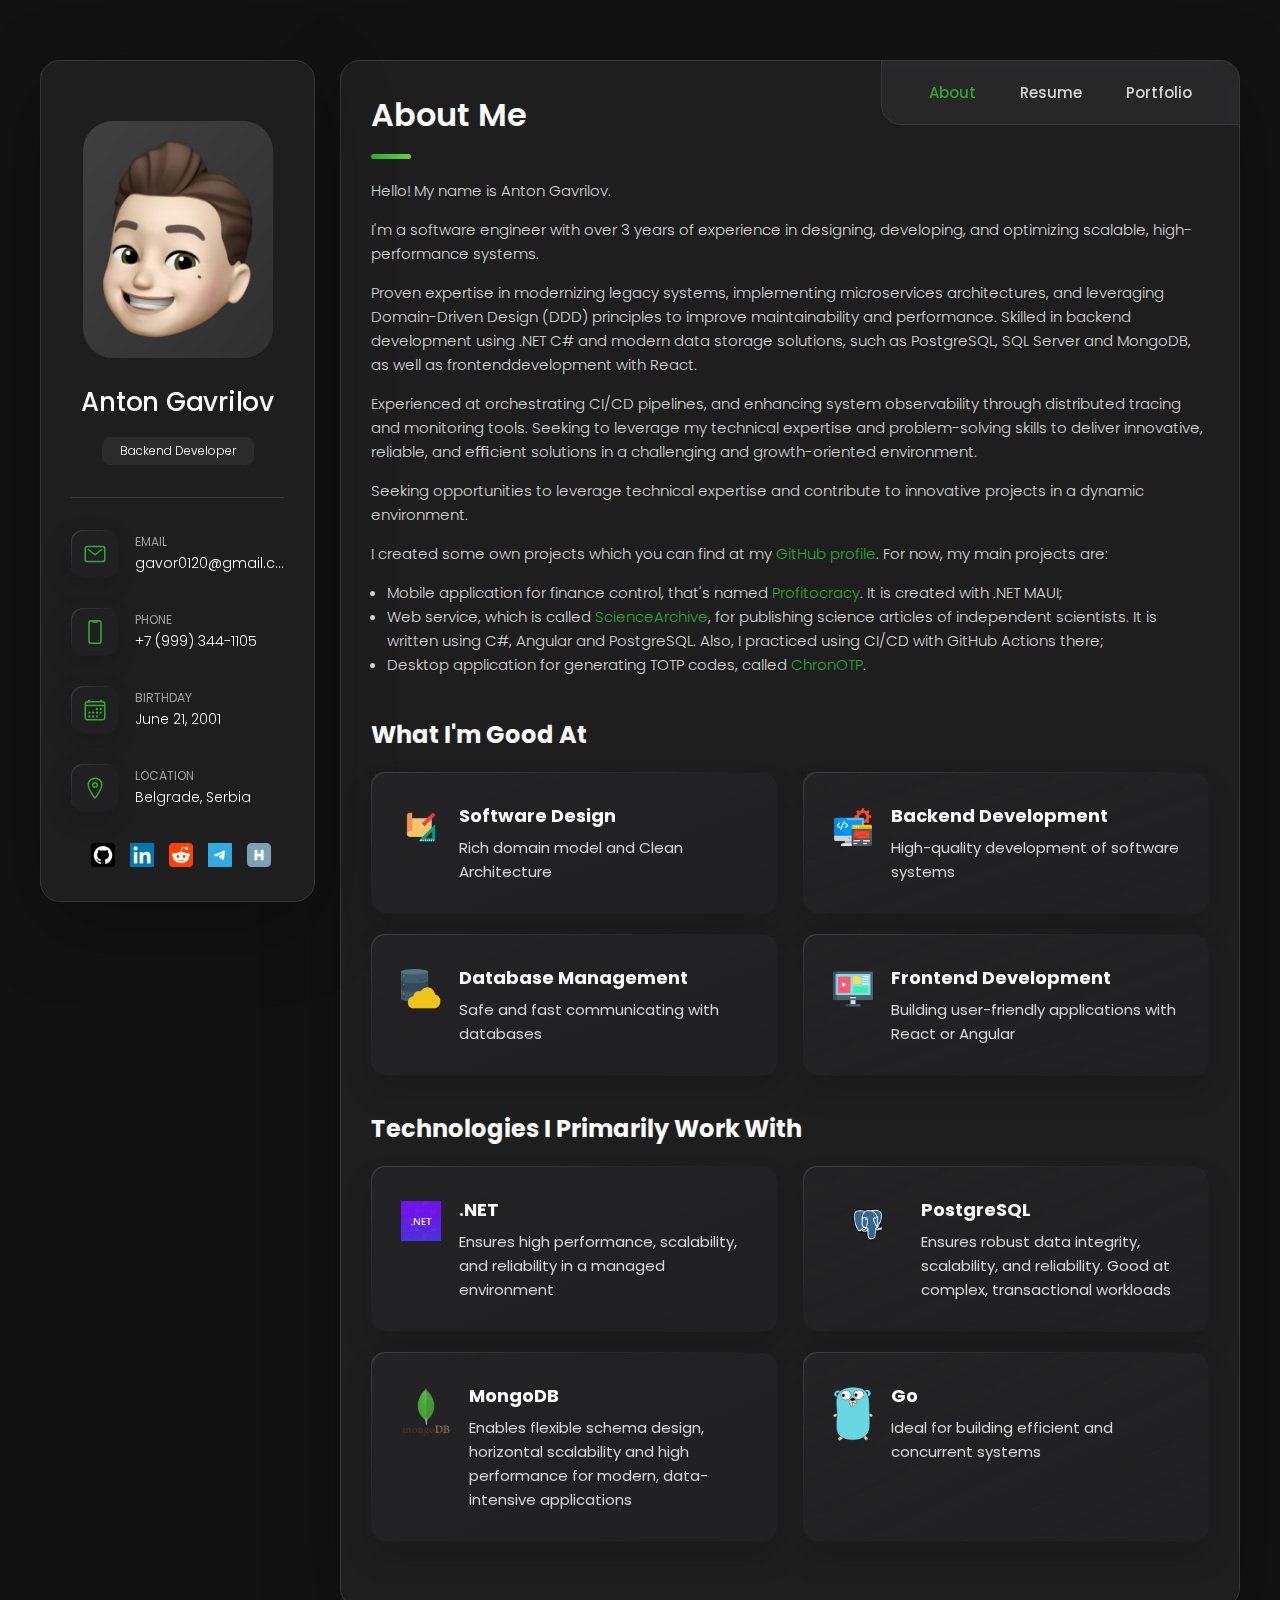
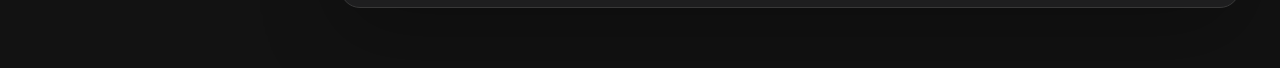
<file: index.html>
<!DOCTYPE html>
<html lang="en">
<head>
  <meta charset="UTF-8">
  <meta http-equiv="X-UA-Compatible" content="IE=edge">
  <meta name="viewport" content="width=device-width, initial-scale=1.0">
  <title>KrawMire - Anton Gavrilov</title>
  <link rel="shortcut icon" href="./assets/images/favicon.ico" type="image/x-icon">
  <link rel="stylesheet" href="./assets/css/style.css">
  <link rel="preconnect" href="https://fonts.googleapis.com">
  <link rel="preconnect" href="https://fonts.gstatic.com" crossorigin>
  <link href="https://fonts.googleapis.com/css2?family=Poppins:wght@300;400;500;600&display=swap" rel="stylesheet">
</head>
<body>
  <main>
    <aside class="sidebar" data-sidebar>
      <div class="sidebar-info">
        <figure class="avatar-box">
          <img src="./assets/images/avatar.png" alt="Anton Gavrilov" width="40">
        </figure>
        <div class="info-content">
          <h1 class="name" title="Richard hanrick">Anton Gavrilov</h1>
          <p class="title">Backend Developer</p>
        </div>

        <button class="info_more-btn" data-sidebar-btn>
          <span>Show Contacts</span>
          <img alt="show" src="./assets/images/icons/chevron-down.svg" />
        </button>

      </div>

      <div class="sidebar-info_more">

        <div class="separator"></div>

        <ul class="contacts-list">

          <li class="contact-item">

            <div class="icon-box">
              <img style="width: 24px;" class="icon-img" alt="show" src="./assets/images/icons/mail-outline.svg" />
            </div>

            <div class="contact-info">
              <p class="contact-title">Email</p>

              <a href="mailto:gavor0120@gmail.com" class="contact-link">gavor0120@gmail.com</a>
            </div>

          </li>

          <li class="contact-item">

            <div class="icon-box">
              <img style="width: 24px;" class="icon-img" alt="show" src="./assets/images/icons/phone-portrait-outline.svg" />
            </div>

            <div class="contact-info">
              <p class="contact-title">Phone</p>

              <a href="tel:+79993441105" class="contact-link">+7 (999) 344-1105</a>
            </div>

          </li>

          <li class="contact-item">

            <div class="icon-box">
              <img style="width: 24px;" class="icon-img" alt="show" src="./assets/images/icons/calendar-outline.svg" />
            </div>

            <div class="contact-info">
              <p class="contact-title">Birthday</p>

              <time datetime="2001-06-21">June 21, 2001</time>
            </div>

          </li>

          <li class="contact-item">

            <div class="icon-box">
              <img style="width: 24px;" class="icon-img" alt="show" src="./assets/images/icons/location-outline.svg" />
            </div>

            <div class="contact-info">
              <p class="contact-title">Location</p>

              <address>Belgrade, Serbia</address>
            </div>

          </li>

        </ul>

        <div class="separator"></div>

        <ul class="social-list">

          <li class="social-item">
            <a href="https://github.com/KrawMire" class="social-link">
              <img style="width: 24px;" alt="logo-github" src="./assets/images/github_logo.png" />
            </a>
          </li>

          <li class="social-item">
            <a href="https://am.linkedin.com/in/anton-gavrilov-backend" class="social-link">
              <img style="width: 24px;" alt="logo-linkedin" src="./assets/images/linkedin_logo.png" />
            </a>
          </li>

          <li class="social-item">
            <a href="https://www.reddit.com/user/KrawMire/" class="social-link">
              <img style="width: 24px;" alt="logo-reddit" src="./assets/images/reddit_logo.png" />
            </a>
          </li>

          <li class="social-item">
            <a href="https://t.me/krawmire" class="social-link">
              <img style="width: 24px;" alt="logo-telegram" src="./assets/images/telegram_logo.png" />
            </a>
          </li>

          <li class="social-item">
            <a href="https://habr.com/ru/users/KrawMire/" class="social-link">
              <img style="width: 24px;" alt="logo-habr" src="./assets/images/habr_logo.png" />
            </a>
          </li>

        </ul>

      </div>

    </aside>





    <!--
      - #main-content
    -->

    <div class="main-content">

      <!--
        - #NAVBAR
      -->

      <nav class="navbar">

        <ul class="navbar-list">

          <li class="navbar-item">
            <button class="navbar-link  active" data-nav-link>About</button>
          </li>

          <li class="navbar-item">
            <button class="navbar-link" data-nav-link>Resume</button>
          </li>

          <li class="navbar-item">
            <button class="navbar-link" data-nav-link>Portfolio</button>
          </li>

        </ul>

      </nav>

      <article class="about  active" data-page="about">

        <header>
          <h2 class="h2 article-title">About me</h2>
        </header>

        <section class="about-text">
          <p>
            Hello!
            My name is Anton Gavrilov.
          </p>

          <p>
            I'm a software engineer with over 3 years of experience in designing, developing,
            and optimizing scalable, high-performance systems.
          </p>

          <p>
            Proven expertise in modernizing legacy systems, implementing microservices
            architectures, and leveraging Domain-Driven Design (DDD) principles to
            improve maintainability and performance. Skilled in backend development
            using .NET C# and modern data storage solutions, such as PostgreSQL,
            SQL Server and MongoDB, as well as frontenddevelopment with React.
          </p>

          <p>
            Experienced at orchestrating CI/CD pipelines, and enhancing system
            observability through distributed tracing and monitoring tools.
            Seeking to leverage my technical expertise and problem-solving skills to
            deliver innovative, reliable, and eﬃcient solutions in a challenging and
            growth-oriented environment.
          </p>
          <p>
            Seeking opportunities to leverage technical expertise and contribute to
            innovative projects in a dynamic environment.
          </p>

          <p>
            I created some own projects which you can find at my <a target="_blank" href="https://github.com/KrawMire">GitHub profile</a>. For now, my main projects are:
          </p>

          <ul class="section-list">
            <li class="section-list-item">
              Mobile application for finance control, that's named <a target="_blank" href="https://github.com/KrawMire/profitocracy-maui">Profitocracy</a>. It is created with .NET MAUI;
            </li>
            <li class="section-list-item">
              Web service, which is called <a target="_blank" href="https://github.com/KrawMire/science-archive">ScienceArchive</a>, for publishing science articles of independent scientists.
              It is written using C#, Angular and PostgreSQL. Also, I practiced using CI/CD with GitHub Actions there;
            </li>
            <li class="section-list-item">
              Desktop application for generating TOTP codes, called <a target="_blank" href="https://github.com/KrawMire/chronotp">ChronOTP</a>.
            </li>
          </ul>
        </section>

        <section class="service">

          <h3 class="h3 service-title">What i'm good at</h3>

          <ul class="service-list">

            <li class="service-item">

              <div class="service-icon-box">
                <img src="./assets/images/architecture.png" alt="design icon" width="40">
              </div>

              <div class="service-content-box">
                <h4 class="h4 service-item-title">Software design</h4>

                <p class="service-item-text">
                  Rich domain model and Clean Architecture
                </p>
              </div>

            </li>

            <li class="service-item">

              <div class="service-icon-box">
                <img src="./assets/images/app-development.png" alt="Web development icon" width="40">
              </div>

              <div class="service-content-box">
                <h4 class="h4 service-item-title">Backend development</h4>

                <p class="service-item-text">
                  High-quality development of software systems
                </p>
              </div>

            </li>

            <li class="service-item">

              <div class="service-icon-box">
                <img src="./assets/images/database.png" alt="DB management icon" width="40">
              </div>

              <div class="service-content-box">
                <h4 class="h4 service-item-title">Database management</h4>

                <p class="service-item-text">
                  Safe and fast communicating with databases
                </p>
              </div>

            </li>

            <li class="service-item">

              <div class="service-icon-box">
                <img src="./assets/images/frontend-logo.png" alt="Frontend icon" width="40">
              </div>

              <div class="service-content-box">
                <h4 class="h4 service-item-title">Frontend development</h4>

                <p class="service-item-text">
                  Building user-friendly applications with React or Angular
                </p>
              </div>

            </li>

          </ul>

        </section>

        <section class="service">

          <h3 class="h3 service-title">Technologies I primarily work with</h3>

          <ul class="service-list">

            <li class="service-item">

              <div class="service-icon-box">
                <img src="./assets/images/dotnet-logo.png" alt="dotnet icon" width="40">
              </div>

              <div class="service-content-box">
                <h4 class="h4 service-item-title">.NET</h4>

                <p class="service-item-text">
                  Ensures high performance, scalability, and reliability in a managed environment
                </p>
              </div>

            </li>

            <li class="service-item">

              <div class="service-icon-box">
                <img src="./assets/images/postgresql-logo.png" alt="postgresql icon" width="70">
              </div>

              <div class="service-content-box">
                <h4 class="h4 service-item-title">PostgreSQL</h4>

                <p class="service-item-text">
                  Ensures robust data integrity, scalability, and reliability. Good at complex, transactional workloads
                </p>
              </div>

            </li>

            <li class="service-item">

              <div class="service-icon-box">
                <img src="./assets/images/mongo-db-logo.png" alt="mongodb icon" width="50">
              </div>

              <div class="service-content-box">
                <h4 class="h4 service-item-title">MongoDB</h4>

                <p class="service-item-text">
                  Enables flexible schema design, horizontal scalability and high performance for modern, data-intensive applications
                </p>
              </div>

            </li>

            <li class="service-item">

              <div class="service-icon-box">
                <img src="./assets/images/go-icon.png" alt="golang icon" width="40">
              </div>

              <div class="service-content-box">
                <h4 class="h4 service-item-title">Go</h4>

                <p class="service-item-text">
                  Ideal for building efficient and concurrent systems
                </p>
              </div>

            </li>

          </ul>

        </section>

      </article>

      <article class="resume" data-page="resume">

        <header>
          <h2 class="h2 article-title">Resume</h2>
        </header>

        <section class="timeline">

          <div class="title-wrapper">
            <div class="icon-box">
              <img style="width: 24px;" class="icon-img" alt="show" src="./assets/images/icons/book-outline.svg" />
            </div>

            <h3 class="h3">Education</h3>
          </div>

          <ol class="timeline-list">

            <li class="timeline-item">

              <h4 class="h4 timeline-item-title">Moscow college of information technologies</h4>

              <span class="timeline-interval">2017 — 2021</span>

            </li>

            <li class="timeline-item">

              <h4 class="h4 timeline-item-title">Moscow high school #544</h4>

              <span class="timeline-interval">2008 — 2017</span>

            </li>

          </ol>

        </section>

        <section class="timeline">

          <div class="title-wrapper">
            <div class="icon-box">
              <img style="width: 24px;" class="icon-img" alt="show" src="./assets/images/icons/code-working-outline.svg" />
            </div>

            <h3 class="h3">Experience</h3>
          </div>

          <ol class="timeline-list">

            <li class="timeline-item">
              <h4 class="h4 timeline-item-title">.NET backend developer at Finstar Financial Group</h4>
              <span class="timeline-interval">Aug 2023 — Present</span>

              <div class="timeline-text">
                <span class="timeline-text-subtitle">Initial responsibilities:</span>
                <ul class="timeline-responsibilities-list">
                  <li class="timeline-responsibilities-text">Developed and maintained systems using C# and MSSQL, ensuring high performance, scalability, and reliability;</li>
                  <li class="timeline-responsibilities-text">Played a role in integrating a message broker into the existing infrastructure to enable efficient message queuing and asynchronous communication between services;</li>
                  <li class="timeline-responsibilities-text">Collaborated with cross-functional teams to design and implement solutions that aligned with business requirements and technical standards.</li>
                </ul>

                <span class="timeline-text-subtitle">After some time, my achievements and contributions were recognized, and I was given the opportunity to join a new team. Within this team, my responsibilities included:</span>
                <ul class="timeline-responsibilities-list">
                  <li class="timeline-responsibilities-text">Participation in refactoring of a legacy monolithic system into a modern microservices-based architecture, applying Domain-Driven Design (DDD) principles to ensure clean separation of concerns and improved maintainability;</li>
                  <li class="timeline-responsibilities-text">Implementing distributed tracing and monitoring using tools like Jaeger and OpenTelemetry to enhance system observability and troubleshoot performance bottlenecks;</li>
                  <li class="timeline-responsibilities-text">Managing data persistence and optimization with an RDBMS, ensuring data integrity and efficient query performance;</li>
                  <li class="timeline-responsibilities-text">Integration of a BPMS (Business Process Management System) to streamline workflow automation and improve business process efficiency;</li>
                  <li class="timeline-responsibilities-text">Continuously improving system reliability, scalability, and performance by leveraging modern architectural patterns and cutting-edge technologies.</li>
                </ul>
              </div>
            </li>

            <li class="timeline-item">
              <h4 class="h4 timeline-item-title">.NET and NestJS backend developer at Cartis</h4>
              <span class="timeline-interval">Jul 2022 — Aug 2023</span>

              <div class="timeline-text">
                <span class="timeline-text-subtitle">Responsibilities and achievements:</span>
                <ul class="timeline-responsibilities-list">
                  <li class="timeline-responsibilities-text">Backend development using .NET C# and NestJS frameworks, delivering scalable and high-performance solutions;</li>
                  <li class="timeline-responsibilities-text">Successfully implemented the complete overhaul of the backend system, transitioning from legacy SQL stored procedures to a modern, scalable, and maintainable architecture based on Clean Architecture and Domain-Driven Design (DDD) principles. This transformation involved breaking down the monolith into several separated services, resulting in about 50% improvement in request processing speed and significantly reducing development costs for new features;</li>
                  <li class="timeline-responsibilities-text">Designed and implemented a robust data storage architecture, ensuring optimal performance, scalability, and reliability;</li>
                  <li class="timeline-responsibilities-text">Developed and maintained CI/CD pipelines using GitLab, streamlining the deployment process and improving development efficiency. Worked with Docker to containerize applications;</li>
                  <li class="timeline-responsibilities-text">Orchestrated the migration of data from SQL to modern data storage solutions, including MongoDB, ClickHouse, and Redis, enhancing data processing capabilities and system performance.</li>
                </ul>
              </div>
            </li>

            <li class="timeline-item">

              <h4 class="h4 timeline-item-title">Fullstack .NET and React developer at OptimaJet</h4>

              <span class="timeline-interval">Nov 2020 — Jun 2021</span>

              <div class="timeline-text">
                <span class="timeline-text-subtitle">Responsibilities and achievements:</span>
                <ul class="timeline-responsibilities-list">
                  <li class="timeline-responsibilities-text">Delivered end-to-end solutions by working with .NET C# for backend development and React for frontend development, ensuring seamless integration and high-quality user experiences;</li>
                  <li class="timeline-responsibilities-text">Successfully implemented integrations between a BPMS (Business Process Management System) and multiple external cloud platforms enabling streamlined workflows and enhanced productivity;</li>
                  <li class="timeline-responsibilities-text">Designed and developed a minimum viable product (MVP) for a mobile application focused on business process management, delivering a user-friendly and efficient tool for clients using React Native.</li>
                </ul>
              </div>

            </li>

          </ol>

        </section>

        <section class="skill">

          <h3 class="h3 skills-title">My skills</h3>

          <ul class="skills-list content-card">

            <li class="skills-item">

              <div class="title-wrapper">
                <h5 class="h5">.NET</h5>
                <data value="75">75%</data>
              </div>

              <div class="skill-progress-bg">
                <div class="skill-progress-fill" style="width: 75%;"></div>
              </div>

            </li>

            <li class="skills-item">

              <div class="title-wrapper">
                <h5 class="h5">SQL</h5>
                <data value="70">70%</data>
              </div>

              <div class="skill-progress-bg">
                <div class="skill-progress-fill" style="width: 70%;"></div>
              </div>

            </li>

            <li class="skills-item">

              <div class="title-wrapper">
                <h5 class="h5">Go</h5>
                <data value="40">40%</data>
              </div>

              <div class="skill-progress-bg">
                <div class="skill-progress-fill" style="width: 40%;"></div>
              </div>

            </li>

            <li class="skills-item">

              <div class="title-wrapper">
                <h5 class="h5">Frontend</h5>
                <data value="60">60%</data>
              </div>

              <div class="skill-progress-bg">
                <div class="skill-progress-fill" style="width: 60%;"></div>
              </div>

            </li>

          </ul>

        </section>

      </article>

      <article class="portfolio" data-page="portfolio">

        <header>
          <h2 class="h2 article-title">Portfolio</h2>
        </header>

        <section class="projects">

          <ul class="filter-list">

            <li class="filter-item">
              <button class="active" data-filter-btn>All</button>
            </li>

            <li class="filter-item">
              <button data-filter-btn>Web services</button>
            </li>

            <li class="filter-item">
              <button data-filter-btn>Mobile applications</button>
            </li>

            <li class="filter-item">
              <button data-filter-btn>Desktop applications</button>
            </li>

          </ul>

          <div class="filter-select-box">

            <button class="filter-select" data-select>

              <div class="select-value" data-selecct-value>Select category</div>

              <div class="select-icon">
                <img style="width: 24px;" class="icon-img" alt="show" src="./assets/images/icons/chevron-down.svg" />
              </div>

            </button>

            <ul class="select-list">

              <li class="select-item">
                <button data-select-item>All</button>
              </li>

              <li class="select-item">
                <button data-select-item>Web services</button>
              </li>

              <li class="select-item">
                <button data-select-item>Mobile applications</button>
              </li>

              <li class="select-item">
                <button data-select-item>Desktop applications</button>
              </li>

            </ul>

          </div>

          <ul class="project-list">

            <li class="project-item  active" data-filter-item data-category="mobile applications">
              <a href="https://github.com/KrawMire/profitocracy-maui">

                <figure class="project-img">
                  <div class="project-item-icon-box">
                    <img style="width: 24px;" class="icon-img" alt="show" src="./assets/images/icons/eye-outline.svg" />
                  </div>

                  <img src="./assets/images/profitocracy-icon.png" alt="Profitocracy" loading="lazy">
                </figure>

                <h3 class="project-title">Profitocracy</h3>

                <p class="project-category">Mobile applications</p>

              </a>
            </li>

            <li class="project-item  active" data-filter-item data-category="web services">
              <a href="https://science-archive.ru">

                <figure class="project-img">
                  <div class="project-item-icon-box">
                    <img style="width: 24px;" class="icon-img" alt="show" src="./assets/images/icons/eye-outline.svg" />
                  </div>

                  <img src="./assets/images/science-archive-logo.png" alt="ScienceArchive" loading="lazy">
                </figure>

                <h3 class="project-title">ScienceArchive</h3>

                <p class="project-category">Web services</p>

              </a>
            </li>

            <li class="project-item  active" data-filter-item data-category="desktop applications">
              <a href="https://github.com/KrawMire/chronotp">

                <figure class="project-img">
                  <div class="project-item-icon-box">
                    <img style="width: 24px;" class="icon-img" alt="show" src="./assets/images/icons/eye-outline.svg" />
                  </div>

                  <img src="./assets/images/chronotp-logo.png" alt="ChronOTP" loading="lazy">
                </figure>

                <h3 class="project-title">ChronOTP</h3>

                <p class="project-category">Desktop applications</p>

              </a>
            </li>

          </ul>

        </section>

      </article>
    </div>
  </main>
  <script src="./assets/js/script.js"></script>
</body>
</html>
</file>
<file: assets/css/style.css>
/*-----------------------------------*\
  #style.css
\*-----------------------------------*/


/**
 * copyright 2022 @codewithsadee
 */





/*-----------------------------------*\
  #CUSTOM PROPERTY
\*-----------------------------------*/

:root {

  /**
   * colors
   */

  /* gradient */

  --bg-gradient-onyx: linear-gradient(
    to bottom right,
    hsl(240, 1%, 25%) 3%,
    hsl(0, 0%, 19%) 97%
  );
  --bg-gradient-jet: linear-gradient(
    to bottom right,
    hsla(240, 1%, 18%, 0.251) 0%,
    hsla(240, 2%, 11%, 0) 100%
  ), hsl(240, 2%, 13%);
  --bg-gradient-green-1: linear-gradient(
    to bottom right,
    hsl(120, 59%, 43%) 0%,
    hsla(105, 61%, 34%, 0) 50%
  );
  --bg-gradient-yellow-2: linear-gradient(
    135deg,
    hsla(45, 100%, 71%, 0.251) 0%,
    hsla(35, 100%, 68%, 0) 59.86%
  ), hsl(240, 2%, 13%);
  --border-gradient-onyx: linear-gradient(
    to bottom right,
    hsl(0, 0%, 25%) 0%,
    hsla(0, 0%, 25%, 0) 50%
  );
  --text-gradient-yellow: linear-gradient(
    to right,
    hsl(120, 60%, 43%),
    hsl(105, 65%, 53%)
  );

  /* solid */

  --jet: hsl(0, 0%, 22%);
  --onyx: hsl(240, 1%, 17%);
  --eerie-black-1: hsl(240, 2%, 13%);
  --eerie-black-2: hsl(240, 2%, 12%);
  --smoky-black: hsl(0, 0%, 7%);
  --white-1: hsl(0, 0%, 100%);
  --white-2: hsl(0, 0%, 98%);
  --green-accent: hsl(120, 61%, 41%);
  --vegas-gold: hsl(106, 100%, 34%);
  --light-gray: hsl(0, 0%, 84%);
  --light-gray-70: hsla(0, 0%, 84%, 0.7);
  --bittersweet-shimmer: hsl(0, 43%, 51%);

  /**
   * typography
   */

  /* font-family */
  --ff-poppins: 'Poppins', sans-serif;

  /* font-size */
  --fs-1: 24px;
  --fs-2: 18px;
  --fs-3: 17px;
  --fs-4: 16px;
  --fs-5: 15px;
  --fs-6: 14px;
  --fs-7: 13px;
  --fs-8: 11px;

  /* font-weight */
  --fw-300: 300;
  --fw-400: 400;
  --fw-500: 500;
  --fw-600: 600;

  /**
   * shadow
   */

  --shadow-1: -4px 8px 24px hsla(0, 0%, 0%, 0.25);
  --shadow-2: 0 16px 30px hsla(0, 0%, 0%, 0.25);
  --shadow-3: 0 16px 40px hsla(0, 0%, 0%, 0.25);
  --shadow-4: 0 25px 50px hsla(0, 0%, 0%, 0.15);
  --shadow-5: 0 24px 80px hsla(0, 0%, 0%, 0.25);

  /**
   * transition
   */

  --transition-1: 0.25s ease;
  --transition-2: 0.5s ease-in-out;

}





/*-----------------------------------*\
  #RESET
\*-----------------------------------*/

*, *::before, *::after {
  margin: 0;
  padding: 0;
  box-sizing: border-box;
}

a { text-decoration: none; }

li { list-style: none; }

img, ion-icon, a, button, time, span { display: block; }

button {
  font: inherit;
  background: none;
  border: none;
  text-align: left;
  cursor: pointer;
}

input, textarea {
  display: block;
  width: 100%;
  background: none;
  font: inherit;
}

::selection {
  background: var(--green-accent);
  color: var(--smoky-black);
}

:focus { outline-color: var(--green-accent); }

html { font-family: var(--ff-poppins); }

body { background: var(--smoky-black); }





/*-----------------------------------*\
  #REUSED STYLE
\*-----------------------------------*/

.sidebar,
article {
  background: var(--eerie-black-2);
  border: 1px solid var(--jet);
  border-radius: 20px;
  padding: 15px;
  box-shadow: var(--shadow-1);
  z-index: 1;
}

.separator {
  width: 100%;
  height: 1px;
  background: var(--jet);
  margin: 16px 0;
}

.icon-box {
  position: relative;
  background: var(--border-gradient-onyx);
  width: 30px;
  height: 30px;
  border-radius: 8px;
  display: flex;
  justify-content: center;
  align-items: center;
  font-size: 16px;
  color: var(--green-accent);
  box-shadow: var(--shadow-1);
  z-index: 1;
}

.icon-box::before {
  content: "";
  position: absolute;
  inset: 1px;
  background: var(--eerie-black-1);
  border-radius: inherit;
  z-index: -1;
}

.icon-box ion-icon { --ionicon-stroke-width: 35px; }

article { display: none; }

article.active {
  display: block;
  animation: fade 0.5s ease backwards;
}

@keyframes fade {
  0% { opacity: 0; }
  100% { opacity: 1; }
}

.h2,
.h3,
.h4,
.h5 {
  color: var(--white-2);
  text-transform: capitalize;
}

.h2 { font-size: var(--fs-1); }

.h3 { font-size: var(--fs-2); }

.h4 { font-size: var(--fs-4); }

.h5 {
  font-size: var(--fs-7);
  font-weight: var(--fw-500);
}

.article-title {
  position: relative;
  padding-bottom: 7px;
}

.article-title::after {
  content: "";
  position: absolute;
  bottom: 0;
  left: 0;
  width: 30px;
  height: 3px;
  background: var(--text-gradient-yellow);
  border-radius: 3px;
}

.has-scrollbar::-webkit-scrollbar {
  width: 5px; /* for vertical scrollbar */
  height: 5px; /* for horizontal scrollbar */
}

.has-scrollbar::-webkit-scrollbar-track {
  background: var(--onyx);
  border-radius: 5px;
}

.has-scrollbar::-webkit-scrollbar-thumb {
  background: var(--green-accent);
  border-radius: 5px;
}

.has-scrollbar::-webkit-scrollbar-button { width: 20px; }

.content-card {
  position: relative;
  background: var(--border-gradient-onyx);
  padding: 15px;
  padding-top: 45px;
  border-radius: 14px;
  box-shadow: var(--shadow-2);
  cursor: pointer;
  z-index: 1;
}

.content-card::before {
  content: "";
  position: absolute;
  inset: 1px;
  background: var(--bg-gradient-jet);
  border-radius: inherit;
  z-index: -1;
}





/*-----------------------------------*\
  #MAIN
\*-----------------------------------*/

main {
  margin: 15px 12px;
  margin-bottom: 75px;
  min-width: 259px;
}





/*-----------------------------------*\
  #SIDEBAR
\*-----------------------------------*/

.sidebar {
  margin-bottom: 15px;
  max-height: 112px;
  overflow: hidden;
  transition: var(--transition-2);
}

.sidebar.active { max-height: 600px; }

.sidebar-info {
  position: relative;
  display: flex;
  justify-content: flex-start;
  align-items: center;
  gap: 15px;
}

.avatar-box {
  background: var(--bg-gradient-onyx);
  border-radius: 20px;
  padding: 20px;
}

.info-content .name {
  color: var(--white-2);
  font-size: var(--fs-3);
  font-weight: var(--fw-500);
  letter-spacing: -0.25px;
  margin-bottom: 10px;
}

.info-content .title {
  color: var(--white-1);
  background: var(--onyx);
  font-size: var(--fs-8);
  font-weight: var(--fw-300);
  width: max-content;
  padding: 3px 12px;
  border-radius: 8px;
}

.info_more-btn {
  position: absolute;
  top: -15px;
  right: -15px;
  border-radius: 0 15px;
  font-size: 13px;
  color: var(--green-accent);
  background: var(--border-gradient-onyx);
  padding: 10px;
  box-shadow: var(--shadow-2);
  transition: var(--transition-1);
  z-index: 1;
}

.info_more-btn img {
  width: 16px;
}

.info_more-btn::before {
  content: "";
  position: absolute;
  inset: 1px;
  border-radius: inherit;
  background: var(--bg-gradient-jet);
  transition: var(--transition-1);
  z-index: -1;
}

.info_more-btn:hover,
.info_more-btn:focus { background: var(--bg-gradient-green-1); }

.info_more-btn:hover::before,
.info_more-btn:focus::before { background: var(--bg-gradient-yellow-2); }

.info_more-btn span { display: none; }

.sidebar-info_more {
  opacity: 0;
  visibility: hidden;
  transition: var(--transition-2);
}

.sidebar.active .sidebar-info_more {
  opacity: 1;
  visibility: visible;
}

.contacts-list {
  display: grid;
  grid-template-columns: 1fr;
  gap: 16px;
}

.contact-item {
  min-width: 100%;
  display: flex;
  align-items: center;
  gap: 16px;
}

.contact-info {
  max-width: calc(100% - 46px);
  width: calc(100% - 46px);
}

.contact-title {
  color: var(--light-gray-70);
  font-size: var(--fs-8);
  text-transform: uppercase;
  margin-bottom: 2px;
}

.contact-info :is(.contact-link, time, address) {
  color: var(--white-2);
  font-size: var(--fs-7);
}

.contact-info address { font-style: normal; }

.social-list {
  display: flex;
  justify-content: flex-start;
  align-items: center;
  gap: 15px;
  padding-bottom: 4px;
  padding-left: 7px;
}

.social-item .social-link {
  color: var(--light-gray-70);
  font-size: 18px;
}


.social-item .social-link:hover { color: var(--light-gray); }

.social-item img {
  width: 24px;
}





/*-----------------------------------*\
  #NAVBAR
\*-----------------------------------*/

.navbar {
  position: fixed;
  bottom: 0;
  left: 0;
  width: 100%;
  background: hsla(240, 1%, 17%, 0.75);
  backdrop-filter: blur(10px);
  border: 1px solid var(--jet);
  border-radius: 12px 12px 0 0;
  box-shadow: var(--shadow-2);
  z-index: 5;
}

.navbar-list {
  display: flex;
  flex-wrap: wrap;
  justify-content: center;
  align-items: center;
  padding: 0 10px;
}

.navbar-link {
  color: var(--light-gray);
  font-size: var(--fs-8);
  padding: 20px 7px;
  transition: color var(--transition-1);
}

.navbar-link:hover,
.navbar-link:focus { color: var(--light-gray-70); }

.navbar-link.active { color: var(--green-accent); }





/*-----------------------------------*\
  #ABOUT
\*-----------------------------------*/

.about .article-title { margin-bottom: 15px; }

.about-text {
  color: var(--light-gray);
  font-size: var(--fs-6);
  font-weight: var(--fw-300);
  line-height: 1.6;
}

.about-text p { margin-bottom: 15px; }

.about-text a {
  display: inline;
  color: var(--green-accent);
}

.about-text ul {
  list-style-type: circle;
}



/**
 * #service
 */

.service { margin-bottom: 35px; }

.service-title { margin-bottom: 20px; }

.service-list {
  display: grid;
  grid-template-columns: 1fr;
  gap: 20px;
}

.service-item {
  position: relative;
  background: var(--border-gradient-onyx);
  padding: 20px;
  border-radius: 14px;
  box-shadow: var(--shadow-2);
  z-index: 1;
}

.service-item::before {
  content: "";
  position: absolute;
  inset: 1px;
  background: var(--bg-gradient-jet);
  border-radius: inherit;
  z-index: -1;
}

.service-icon-box { margin-bottom: 10px; }

.service-icon-box img { margin: auto; }

.service-content-box { text-align: center; }

.service-item-title { margin-bottom: 7px; }

.service-item-text {
  color: var(--light-gray);
  font-size: var(--fs-6);
  font-weight: var(--fw-3);
  line-height: 1.6;
}


/**
 * #testimonials
 */

.testimonials { margin-bottom: 30px; }

.testimonials-title { margin-bottom: 20px; }

.testimonials-list {
  display: flex;
  justify-content: flex-start;
  align-items: flex-start;
  gap: 15px;
  margin: 0 -15px;
  padding: 25px 15px;
  padding-bottom: 35px;
  overflow-x: auto;
  scroll-behavior: smooth;
  overscroll-behavior-inline: contain;
  scroll-snap-type: inline mandatory;
}

.testimonials-item {
  min-width: 100%;
  scroll-snap-align: center;
}

.testimonials-avatar-box {
  position: absolute;
  top: 0;
  left: 0;
  transform: translate(15px, -25px);
  background: var(--bg-gradient-onyx);
  border-radius: 14px;
  box-shadow: var(--shadow-1);
}

.testimonials-item-title { margin-bottom: 7px; }

.testimonials-text {
  color: var(--light-gray);
  font-size: var(--fs-6);
  font-weight: var(--fw-300);
  line-height: 1.6;
  display: -webkit-box;
  line-clamp: 4;
  -webkit-line-clamp: 4;
  -webkit-box-orient: vertical;
  overflow: hidden;
}


/**
 * #testimonials-modal
 */

.modal-container {
  position: fixed;
  top: 0;
  left: 0;
  width: 100%;
  height: 100%;
  display: flex;
  justify-content: center;
  align-items: center;
  overflow-y: auto;
  overscroll-behavior: contain;
  z-index: 20;
  pointer-events: none;
  visibility: hidden;
}

.modal-container::-webkit-scrollbar { display: none; }

.modal-container.active {
  pointer-events: all;
  visibility: visible;
}

.overlay {
  position: fixed;
  top: 0;
  left: 0;
  width: 100%;
  height: 100vh;
  background: hsl(0, 0%, 5%);
  opacity: 0;
  visibility: hidden;
  pointer-events: none;
  z-index: 1;
  transition: var(--transition-1);
}

.overlay.active {
  opacity: 0.8;
  visibility: visible;
  pointer-events: all;
}

.testimonials-modal {
  background: var(--eerie-black-2);
  position: relative;
  padding: 15px;
  margin: 15px 12px;
  border: 1px solid var(--jet);
  border-radius: 14px;
  box-shadow: var(--shadow-5);
  transform: scale(1.2);
  opacity: 0;
  transition: var(--transition-1);
  z-index: 2;
}

.modal-container.active .testimonials-modal {
  transform: scale(1);
  opacity: 1;
}

.modal-close-btn {
  position: absolute;
  top: 15px;
  right: 15px;
  background: var(--onyx);
  border-radius: 8px;
  width: 32px;
  height: 32px;
  display: flex;
  justify-content: center;
  align-items: center;
  color: var(--white-2);
  font-size: 18px;
  opacity: 0.7;
}

.modal-close-btn:hover,
.modal-close-btn:focus { opacity: 1; }

.modal-close-btn ion-icon { --ionicon-stroke-width: 50px; }

.modal-avatar-box {
  background: var(--bg-gradient-onyx);
  width: max-content;
  border-radius: 14px;
  margin-bottom: 15px;
  box-shadow: var(--shadow-2);
}

.modal-img-wrapper > img { display: none; }

.modal-title { margin-bottom: 4px; }

.modal-content time {
  font-size: var(--fs-6);
  color: var(--light-gray-70);
  font-weight: var(--fw-300);
  margin-bottom: 10px;
}

.modal-content p {
  color: var(--light-gray);
  font-size: var(--fs-6);
  font-weight: var(--fw-300);
  line-height: 1.6;
}


/**
 * #clients
 */

.clients { margin-bottom: 15px; }

.clients-list {
  display: flex;
  justify-content: flex-start;
  align-items: flex-start;
  gap: 15px;
  margin: 0 -15px;
  padding: 25px;
  padding-bottom: 25px;
  overflow-x: auto;
  scroll-behavior: smooth;
  overscroll-behavior-inline: contain;
  scroll-snap-type: inline mandatory;
  scroll-padding-inline: 25px;
}

.clients-item {
  min-width: 50%;
  scroll-snap-align: start;
}

.clients-item img {
  max-height: 100px;
  filter: grayscale(1);
  transition: var(--transition-1);
}

.clients-item img:hover { filter: grayscale(0); }





/*-----------------------------------*\
  #RESUME
\*-----------------------------------*/

.article-title { margin-bottom: 30px; }


/**
 * education and experience
 */

.timeline { margin-bottom: 30px; }

.timeline .title-wrapper {
  display: flex;
  align-items: center;
  gap: 15px;
  margin-bottom: 25px;
}

.timeline-list {
  font-size: var(--fs-6);
  margin-left: 45px;
}

.timeline-item { position: relative; }

.timeline-item:not(:last-child) { margin-bottom: 20px; }

.timeline-item-title {
  font-size: var(--fs-6);
  line-height: 1.3;
  margin-bottom: 7px;
}

.timeline-interval {
  color: var(--vegas-gold);
  font-weight: var(--fw-400);
  line-height: 1.6;
}

.timeline-item:not(:last-child)::before {
  content: "";
  position: absolute;
  top: -25px;
  left: -30px;
  width: 1px;
  height: calc(100% + 50px);
  background: var(--jet);
}

.timeline-item::after {
  content: "";
  position: absolute;
  top: 5px;
  left: -33px;
  height: 6px;
  width: 6px;
  background: var(--text-gradient-yellow);
  border-radius: 50%;
  box-shadow: 0 0 0 4px var(--jet);
}

.timeline-text {
  color: var(--light-gray);
  font-weight: var(--fw-300);
  line-height: 1.6;
}

.timeline-text-subtitle {
  font-weight: var(--fw-600);
  font-size: var(--fs-5);
  margin-top: 16px;
}

.timeline-responsibilities-list {
  list-style: disc;
  margin-top: 4px;
  margin-left: 16px;
}

.timeline-responsibilities-text {
  list-style: disc;
  color: var(--light-gray);
  font-weight: var(--fw-300);
  font-size: var(--fs-7);
  line-height: 1.5;
}

.section-list {
  margin-top: 4px;
  margin-left: 16px;
}

.section-list-item {
  list-style: disc;
}


/**
 * skills
 */

.skills-title { margin-bottom: 20px; }

.skills-list { padding: 20px; }


.skills-item:not(:last-child) { margin-bottom: 15px; }

.skill .title-wrapper {
  display: flex;
  align-items: center;
  gap: 5px;
  margin-bottom: 8px;
}

.skill .title-wrapper data {
  color: var(--light-gray);
  font-size: var(--fs-7);
  font-weight: var(--fw-300);
}

.skill-progress-bg {
  background: var(--jet);
  width: 100%;
  height: 8px;
  border-radius: 10px;
}

.skill-progress-fill {
  background: var(--text-gradient-yellow);
  height: 100%;
  border-radius: inherit;
}





/*-----------------------------------*\
  #PORTFOLIO
\*-----------------------------------*/

.filter-list { display: none; }

.filter-select-box {
  position: relative;
  margin-bottom: 25px;
}

.filter-select {
  background: var(--eerie-black-2);
  color: var(--light-gray);
  display: flex;
  justify-content: space-between;
  align-items: center;
  width: 100%;
  padding: 12px 16px;
  border: 1px solid var(--jet);
  border-radius: 14px;
  font-size: var(--fs-6);
  font-weight: var(--fw-300);
}

.filter-select.active .select-icon { transform: rotate(0.5turn); }

.select-list {
  background: var(--eerie-black-2);
  position: absolute;
  top: calc(100% + 6px);
  width: 100%;
  padding: 6px;
  border: 1px solid var(--jet);
  border-radius: 14px;
  z-index: 2;
  opacity: 0;
  visibility: hidden;
  pointer-events: none;
  transition: 0.15s ease-in-out;
}

.filter-select.active + .select-list {
  opacity: 1;
  visibility: visible;
  pointer-events: all;
}

.select-item button {
  background: var(--eerie-black-2);
  color: var(--light-gray);
  font-size: var(--fs-6);
  font-weight: var(--fw-300);
  text-transform: capitalize;
  width: 100%;
  padding: 8px 10px;
  border-radius: 8px;
}

.select-item button:hover { --eerie-black-2: hsl(240, 2%, 20%); }

.project-list {
  display: grid;
  grid-template-columns: 1fr;
  gap: 30px;
  margin-bottom: 10px;
}

.project-item { display: none; }

.project-item.active {
  display: block;
  animation: scaleUp 0.25s ease forwards;
}

@keyframes scaleUp {
  0% { transform: scale(0.5); }
  100% { transform: scale(1); }
}

.project-item > a { width: 100%; }

.project-img {
  position: relative;
  width: 100%;
  height: 200px;
  border-radius: 16px;
  overflow: hidden;
  margin-bottom: 15px;
}

.project-img::before {
  content: "";
  position: absolute;
  top: 0;
  left: 0;
  width: 100%;
  height: 100%;
  background: transparent;
  z-index: 1;
  transition: var(--transition-1);
}

.project-item > a:hover .project-img::before { background: hsla(0, 0%, 0%, 0.5); }

.project-item-icon-box {
  --scale: 0.8;

  background: var(--jet);
  color: var(--green-accent);
  position: absolute;
  top: 50%;
  left: 50%;
  transform: translate(-50%, -50%) scale(var(--scale));
  font-size: 20px;
  padding: 18px;
  border-radius: 12px;
  opacity: 0;
  z-index: 1;
  transition: var(--transition-1);
}

.project-item > a:hover .project-item-icon-box {
  --scale: 1;
  opacity: 1;
}

.project-item-icon-box img { width: 50px; }

.project-img img {
  width: 100%;
  height: 100%;
  object-fit: cover;
  transition: var(--transition-1);
}

.project-item > a:hover img { transform: scale(1.1); }

.project-title,
.project-category { margin-left: 10px; }

.project-title {
  color: var(--white-2);
  font-size: var(--fs-5);
  font-weight: var(--fw-400);
  text-transform: capitalize;
  line-height: 1.3;
}

.project-category {
  color: var(--light-gray-70);
  font-size: var(--fs-6);
  font-weight: var(--fw-300);
}





/*-----------------------------------*\
  #BLOG
\*-----------------------------------*/

.blog-posts { margin-bottom: 10px; }

.blog-posts-list {
  display: grid;
  grid-template-columns: 1fr;
  gap: 20px;
}

.blog-post-item > a {
  position: relative;
  background: var(--border-gradient-onyx);
  height: 100%;
  box-shadow: var(--shadow-4);
  border-radius: 16px;
  z-index: 1;
}

.blog-post-item > a::before {
  content: "";
  position: absolute;
  inset: 1px;
  border-radius: inherit;
  background: var(--eerie-black-1);
  z-index: -1;
}

.blog-banner-box {
  width: 100%;
  height: 200px;
  border-radius: 12px;
  overflow: hidden;
}

.blog-banner-box img {
  width: 100%;
  height: 100%;
  object-fit: cover;
  transition: var(--transition-1);
}

.blog-post-item > a:hover .blog-banner-box img { transform: scale(1.1); }

.blog-content { padding: 15px; }

.blog-meta {
  display: flex;
  justify-content: flex-start;
  align-items: center;
  gap: 7px;
  margin-bottom: 10px;
}

.blog-meta :is(.blog-category, time) {
  color: var(--light-gray-70);
  font-size: var(--fs-6);
  font-weight: var(--fw-300);
}

.blog-meta .dot {
  background: var(--light-gray-70);
  width: 4px;
  height: 4px;
  border-radius: 4px;
}

.blog-item-title {
  margin-bottom: 10px;
  line-height: 1.3;
  transition: var(--transition-1);
}

.blog-post-item > a:hover .blog-item-title { color: var(--green-accent); }

.blog-text {
  color: var(--light-gray);
  font-size: var(--fs-6);
  font-weight: var(--fw-300);
  line-height: 1.6;
}





/*-----------------------------------*\
  #CONTACT
\*-----------------------------------*/

.mapbox {
  position: relative;
  height: 250px;
  width: 100%;
  border-radius: 16px;
  margin-bottom: 30px;
  border: 1px solid var(--jet);
  overflow: hidden;
}

.mapbox figure { height: 100%; }

.mapbox iframe {
  width: 100%;
  height: 100%;
  border: none;
  filter: grayscale(1) invert(1);
}

.contact-form { margin-bottom: 10px; }

.form-title { margin-bottom: 20px; }

.input-wrapper {
  display: grid;
  grid-template-columns: 1fr;
  gap: 25px;
  margin-bottom: 25px;
}

.form-input {
  color: var(--white-2);
  font-size: var(--fs-6);
  font-weight: var(--fw-400);
  padding: 13px 20px;
  border: 1px solid var(--jet);
  border-radius: 14px;
  outline: none;
}

.form-input::placeholder { font-weight: var(--fw-500); }

.form-input:focus { border-color: var(--green-accent); }

textarea.form-input {
  min-height: 100px;
  height: 120px;
  max-height: 200px;
  resize: vertical;
  margin-bottom: 25px;
}

textarea.form-input::-webkit-resizer { display: none; }

.form-input:focus:invalid { border-color: var(--bittersweet-shimmer); }

.form-btn {
  position: relative;
  width: 100%;
  background: var(--border-gradient-onyx);
  color: var(--green-accent);
  display: flex;
  justify-content: center;
  align-items: center;
  gap: 10px;
  padding: 13px 20px;
  border-radius: 14px;
  font-size: var(--fs-6);
  text-transform: capitalize;
  box-shadow: var(--shadow-3);
  z-index: 1;
  transition: var(--transition-1);
}

.form-btn::before {
  content: "";
  position: absolute;
  inset: 1px;
  background: var(--bg-gradient-jet);
  border-radius: inherit;
  z-index: -1;
  transition: var(--transition-1);
}

.form-btn ion-icon { font-size: 16px; }

.form-btn:hover { background: var(--bg-gradient-green-1); }

.form-btn:hover::before { background: var(--bg-gradient-yellow-2); }

.form-btn:disabled {
  opacity: 0.7;
  cursor: not-allowed;
}

.form-btn:disabled:hover { background: var(--border-gradient-onyx); }

.form-btn:disabled:hover::before { background: var(--bg-gradient-jet); }





/*-----------------------------------*\
  #RESPONSIVE
\*-----------------------------------*/

/**
 * responsive larger than 450px screen
 */

@media (min-width: 450px) {

  /**
   * client
   */

  .clients-item { min-width: calc(33.33% - 10px); }



  /**
   * #PORTFOLIO, BLOG
   */

  .project-img,
  .blog-banner-box { height: auto; }

}





/**
 * responsive larger than 580px screen
 */

@media (min-width: 580px) {

  /**
   * CUSTOM PROPERTY
   */

  :root {

    /**
     * typography
     */

    --fs-1: 32px;
    --fs-2: 24px;
    --fs-3: 26px;
    --fs-4: 18px;
    --fs-6: 15px;
    --fs-7: 15px;
    --fs-8: 12px;

  }



  /**
   * #REUSED STYLE
   */

  .sidebar, article {
    width: 520px;
    margin-inline: auto;
    padding: 30px;
  }

  .article-title {
    font-weight: var(--fw-600);
    padding-bottom: 15px;
  }

  .article-title::after {
    width: 40px;
    height: 5px;
  }

  .icon-box {
    width: 48px;
    height: 48px;
    border-radius: 12px;
    font-size: 18px;
  }



  /**
   * #MAIN
   */

  main {
    margin-top: 60px;
    margin-bottom: 100px;
  }



  /**
   * #SIDEBAR
   */

  .sidebar {
    max-height: 180px;
    margin-bottom: 30px;
  }

  .sidebar.active { max-height: 584px; }

  .sidebar-info { gap: 25px; }

  .avatar-box { border-radius: 30px; }

  .avatar-box img { width: 70px; }

  .info-content .name { margin-bottom: 15px; }

  .info-content .title { padding: 5px 18px; }

  .info_more-btn {
    top: -30px;
    right: -30px;
    padding: 10px 15px;
  }

  .info_more-btn span {
    display: block;
    font-size: var(--fs-8);
  }

  .info_more-btn img { display: none; }

  .icon-img {
    width: 24px;
  }

  .separator { margin: 32px 0; }

  .contacts-list { gap: 20px; }

  .contact-info {
    max-width: calc(100% - 64px);
    width: calc(100% - 64px);
  }



  /**
   * #NAVBAR
   */

  .navbar { border-radius: 20px 20px 0 0; }

  .navbar-list { gap: 20px; }

  .navbar-link { --fs-8: 14px; }



  /**
   * #ABOUT
   */

  .about .article-title { margin-bottom: 20px; }

  .about-text { margin-bottom: 40px; }

  /* service */

  .service-item {
    display: flex;
    justify-content: flex-start;
    align-items: flex-start;
    gap: 18px;
    padding: 30px;
  }

  .service-icon-box {
    margin-bottom: 0;
    margin-top: 5px;
  }

  .service-content-box { text-align: left; }

  /* testimonials */

  .testimonials-title { margin-bottom: 25px; }

  .testimonials-list {
    gap: 30px;
    margin: 0 -30px;
    padding: 30px;
    padding-bottom: 35px;
  }

  .content-card {
    padding: 30px;
    padding-top: 25px;
  }

  .testimonials-avatar-box {
    transform: translate(30px, -30px);
    border-radius: 20px;
  }

  .testimonials-avatar-box img { width: 80px; }

  .testimonials-item-title {
    margin-bottom: 10px;
    margin-left: 95px;
  }

  .testimonials-text {
    line-clamp: 2;
    -webkit-line-clamp: 2;
  }

  /* testimonials modal */

  .modal-container { padding: 20px; }

  .testimonials-modal {
    display: flex;
    justify-content: flex-start;
    align-items: stretch;
    gap: 25px;
    padding: 30px;
    border-radius: 20px;
  }

  .modal-img-wrapper {
    display: flex;
    flex-direction: column;
    align-items: center;
  }

  .modal-avatar-box {
    border-radius: 18px;
    margin-bottom: 0;
  }

  .modal-avatar-box img { width: 65px; }

  .modal-img-wrapper > img {
    display: block;
    flex-grow: 1;
    width: 35px;
  }

  /* clients */

  .clients-list {
    gap: 50px;
    margin: 0 -30px;
    padding: 45px;
    scroll-padding-inline: 45px;
  }

  .clients-item { min-width: calc(33.33% - 35px); }



  /**
   * #RESUME
   */

  .timeline-list { margin-left: 65px; }

  .timeline-item:not(:last-child)::before { left: -40px; }

  .timeline-item::after {
    height: 8px;
    width: 8px;
    left: -43px;
  }

  .skills-item:not(:last-child) { margin-bottom: 25px; }



  /**
   * #PORTFOLIO, BLOG
   */

  .project-img, .blog-banner-box { border-radius: 16px; }

  .blog-posts-list { gap: 30px; }

  .blog-content { padding: 25px; }



  /**
   * #CONTACT
   */

  .mapbox {
    height: 380px;
    border-radius: 18px;
  }

  .input-wrapper {
    gap: 30px;
    margin-bottom: 30px;
  }

  .form-input { padding: 15px 20px; }

  textarea.form-input { margin-bottom: 30px; }

  .form-btn {
    --fs-6: 16px;
    padding: 16px 20px;
  }

  .form-btn ion-icon { font-size: 18px; }

}





/**
 * responsive larger than 768px screen
 */

@media (min-width: 768px) {

  /**
   * REUSED STYLE
   */

  .sidebar, article { width: 700px; }

  .has-scrollbar::-webkit-scrollbar-button { width: 100px; }



  /**
   * SIDEBAR
   */

  .contacts-list {
    grid-template-columns: 1fr 1fr;
    gap: 30px 15px;
  }



  /**
   * NAVBAR
   */

  .navbar-link { --fs-8: 15px; }



  /**
   * ABOUT
   */

  /* testimonials modal */

  .testimonials-modal {
    gap: 35px;
    max-width: 680px;
  }

  .modal-avatar-box img { width: 80px; }



  /**
   * PORTFOLIO
   */

  .article-title { padding-bottom: 20px; }

  .filter-select-box { display: none; }

  .filter-list {
    display: flex;
    justify-content: flex-start;
    align-items: center;
    gap: 25px;
    padding-left: 5px;
    margin-bottom: 30px;
  }

  .filter-item button {
    color: var(--light-gray);
    font-size: var(--fs-5);
    transition: var(--transition-1);
  }

  .filter-item button:hover { color: var(--light-gray-70); }

  .filter-item button.active { color: var(--green-accent); }

  /* portfolio and blog grid */

  .project-list, .blog-posts-list { grid-template-columns: 1fr 1fr; }



  /**
   * CONTACT
   */

  .input-wrapper { grid-template-columns: 1fr 1fr; }

  .form-btn {
    width: max-content;
    margin-left: auto;
  }

}





/**
 * responsive larger than 1024px screen
 */

@media (min-width: 1024px) {

  /**
   * CUSTOM PROPERTY
   */

  :root {

    /**
    * shadow
    */

    --shadow-1: -4px 8px 24px hsla(0, 0%, 0%, 0.125);
    --shadow-2: 0 16px 30px hsla(0, 0%, 0%, 0.125);
    --shadow-3: 0 16px 40px hsla(0, 0%, 0%, 0.125);

  }



  /**
   * REUSED STYLE
   */

  .sidebar, article {
    width: 950px;
    box-shadow: var(--shadow-5);
  }



  /**
   * MAIN
   */

  main { margin-bottom: 60px; }

  .main-content {
    position: relative;
    width: max-content;
    margin: auto;
  }



  /**
   * NAVBAR
   */

  .navbar {
    position: absolute;
    bottom: auto;
    top: 0;
    left: auto;
    right: 0;
    width: max-content;
    border-radius: 0 20px;
    padding: 0 20px;
    box-shadow: none;
  }

  .navbar-list {
    gap: 30px;
    padding: 0 20px;
  }

  .navbar-link { font-weight: var(--fw-500); }



  /**
   * ABOUT
   */

  /* service */

  .service-list {
    grid-template-columns: 1fr 1fr;
    gap: 20px 25px;
  }

  /* testimonials */

  .testimonials-item { min-width: calc(50% - 15px); }

  /* clients */

  .clients-item { min-width: calc(25% - 38px); }



  /**
   * PORTFOLIO
   */

  .project-list { grid-template-columns: repeat(3, 1fr); }



  /**
   * BLOG
   */

  .blog-banner-box { height: 230px; }

}





/**
 * responsive larger than 1250px screen
 */

@media (min-width: 1250px) {

  /**
   * RESET
   */

  body::-webkit-scrollbar { width: 20px; }

  body::-webkit-scrollbar-track { background: var(--smoky-black); }

  body::-webkit-scrollbar-thumb {
    border: 5px solid var(--smoky-black);
    background: hsla(0, 0%, 100%, 0.1);
    border-radius: 20px;
    box-shadow: inset 1px 1px 0 hsla(0, 0%, 100%, 0.11),
                inset -1px -1px 0 hsla(0, 0%, 100%, 0.11);
  }

  body::-webkit-scrollbar-thumb:hover { background: hsla(0, 0%, 100%, 0.15); }

  body::-webkit-scrollbar-button { height: 60px; }



  /**
   * REUSED STYLE
   */

  .sidebar, article { width: auto; }

  article { min-height: 100%; }



  /**
   * MAIN
   */

  main {
    max-width: 1200px;
    margin-inline: auto;
    display: flex;
    justify-content: center;
    align-items: stretch;
    gap: 25px;
  }

  .main-content {
    min-width: 75%;
    width: 75%;
    margin: 0;
  }



  /**
   * SIDEBAR
   */

  .sidebar {
    position: sticky;
    top: 60px;
    max-height: max-content;
    height: 100%;
    margin-bottom: 0;
    padding-top: 60px;
    z-index: 1;
  }

  .sidebar-info { flex-direction: column; }

  .avatar-box img { width: 150px; }

  .info-content .name {
    white-space: nowrap;
    text-align: center;
  }

  .info-content .title { margin: auto; }

  .info_more-btn { display: none; }

  .sidebar-info_more {
    opacity: 1;
    visibility: visible;
  }

  .contacts-list { grid-template-columns: 1fr; }

  .contact-info :is(.contact-link) {
    white-space: nowrap;
    overflow: hidden;
    text-overflow: ellipsis;
  }

  .contact-info :is(.contact-link, time, address) {
    --fs-7: 14px;
    font-weight: var(--fw-300);
  }

  .separator:last-of-type {
    margin: 15px 0;
    opacity: 0;
  }

  .social-list { justify-content: center; }



  /**
	 * RESUME
	 */

  .timeline-text { max-width: 700px; }

}
</file>
